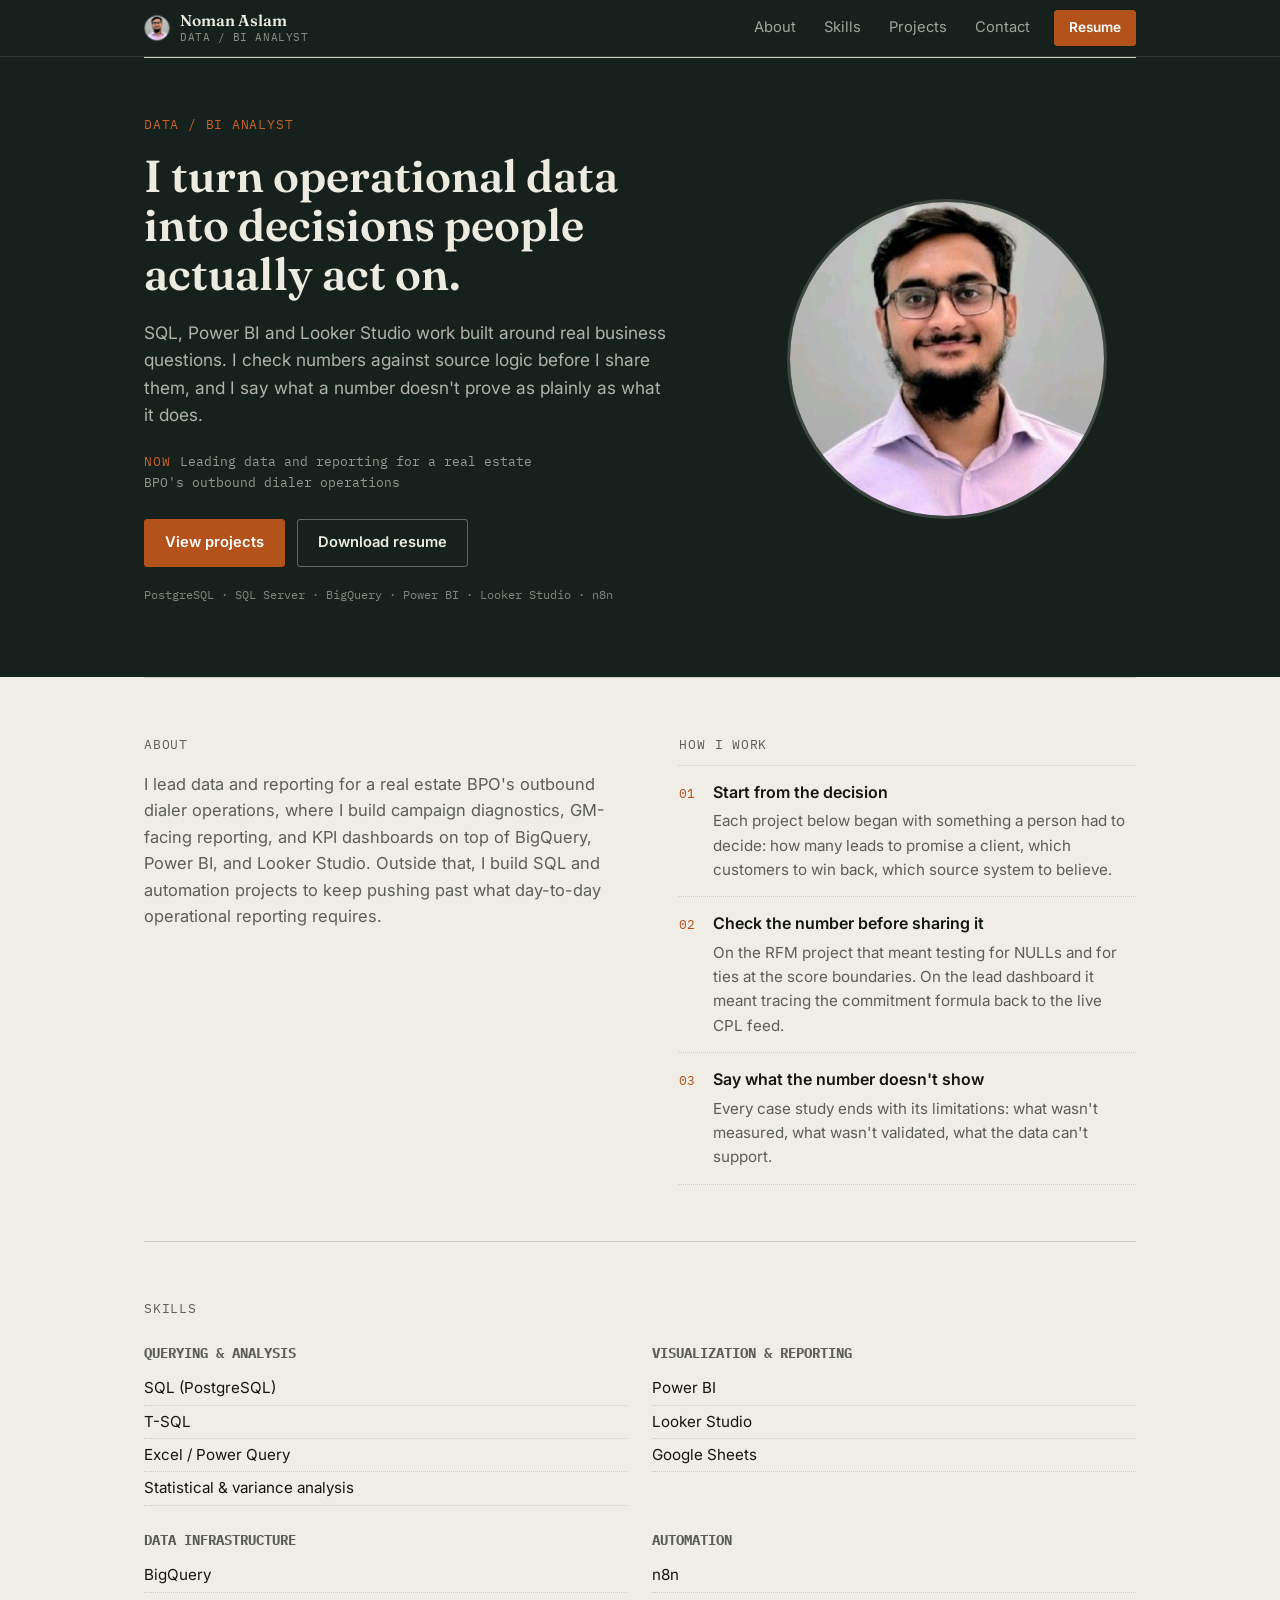
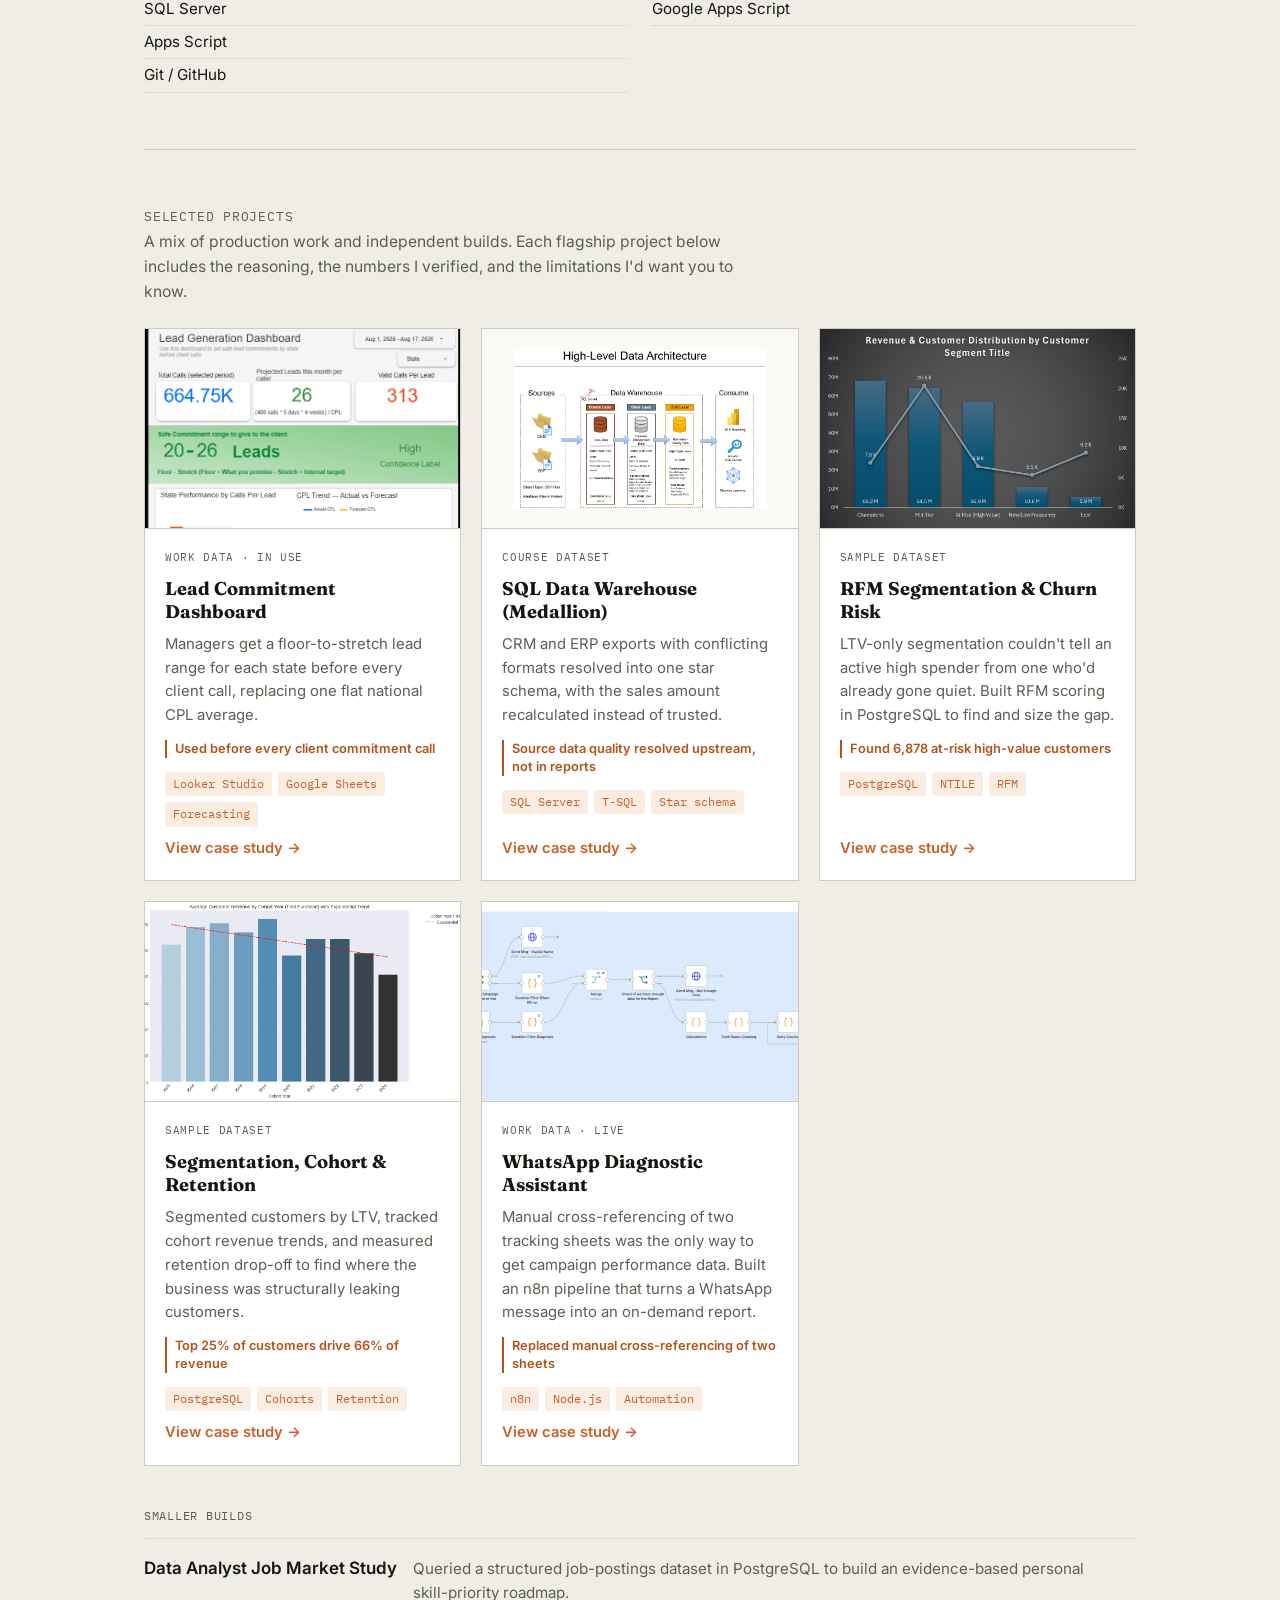
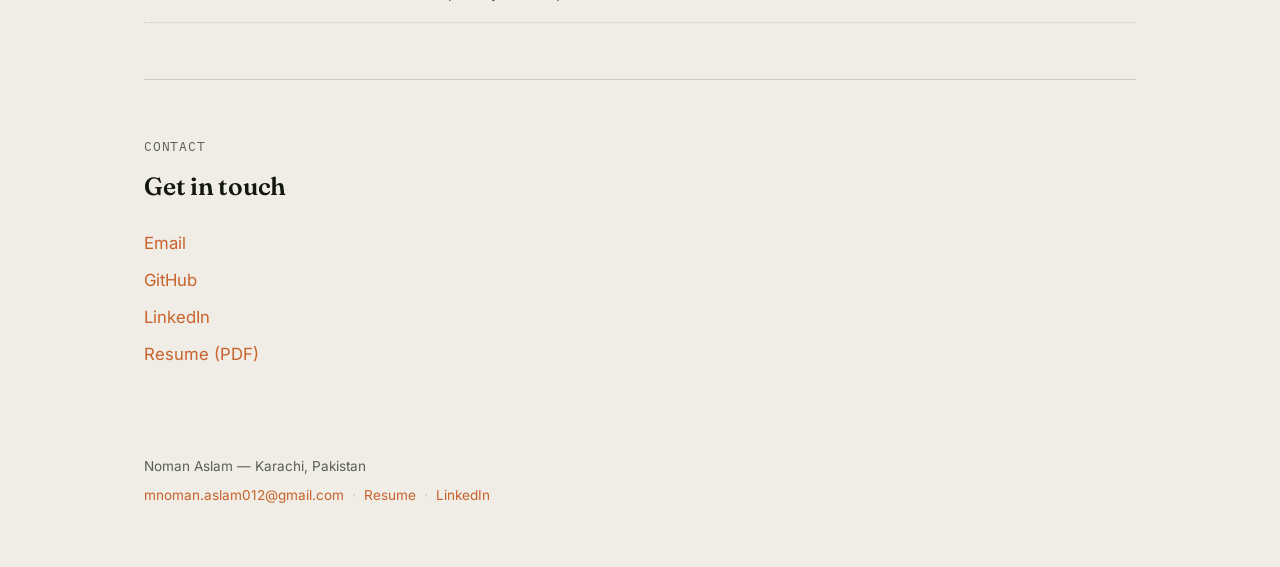
<file: index.html>
<!DOCTYPE html>
<html lang="en">
<head>
<meta charset="UTF-8">
<meta name="viewport" content="width=device-width, initial-scale=1.0, viewport-fit=cover">
<meta name="theme-color" content="#16211D" media="(prefers-color-scheme: dark)">
<meta name="theme-color" content="#EFEDE6" media="(prefers-color-scheme: light)">
<title>Noman Aslam &mdash; Data / BI Analyst</title>
<meta name="description" content="Data and BI analyst portfolio: SQL, Power BI, Looker Studio, automation.">
<link rel="preconnect" href="https://fonts.googleapis.com">
<link href="https://fonts.googleapis.com/css2?family=Fraunces:wght@500;600&family=Inter:wght@400;500;600&family=IBM+Plex+Mono:wght@400;500&display=swap" rel="stylesheet">
<link rel="stylesheet" href="style.css">
</head>
<body>

<!-- ===================== STICKY HEADER ===================== -->
<header class="site-header">
  <div class="wrap">
    <nav class="nav">
      <a class="nav-name" href="#top">
        <img class="nav-avatar" src="images/noman-portrait.jpg" alt="Noman Aslam">
        <span class="nav-name-block">
          <span class="nav-name-text">Noman Aslam</span>
          <span class="nav-name-role">Data / BI Analyst</span>
        </span>
      </a>
      <div class="nav-links">
        <a class="nav-opt" href="#about">About</a>
        <a class="nav-opt" href="#skills">Skills</a>
        <a href="#projects">Projects</a>
        <a class="nav-opt" href="#contact">Contact</a>
        <a class="btn btn-sm" href="resume.pdf" download data-resume>Resume</a>
      </div>
    </nav>
  </div>
</header>

<!-- ===================== HERO ===================== -->
<div class="hero-panel" id="top">
  <div class="wrap">
    <section class="hero">
      <div>
        <div class="hero-eyebrow">Data / BI Analyst</div>
        <h1>I turn operational data into decisions people actually act on.</h1>
        <p>
          SQL, Power BI and Looker Studio work built around real business questions.
          I check numbers against source logic before I share them, and I say what a
          number doesn't prove as plainly as what it does.
        </p>
        <div class="hero-now"><span>Now</span>Leading data and reporting for a real estate BPO's outbound dialer operations</div>
        <div class="hero-cta">
          <a class="btn" href="#projects">View projects</a>
          <a class="btn btn-ghost" href="resume.pdf" download data-resume>Download resume</a>
        </div>
        <div class="hero-stack">PostgreSQL &middot; SQL Server &middot; BigQuery &middot; Power BI &middot; Looker Studio &middot; n8n</div>
      </div>

      <div class="hero-portrait">
        <img src="images/noman-portrait.jpg" alt="Noman Aslam, Data and BI Analyst">
      </div>
    </section>
  </div>
</div>

<!-- ===================== ABOUT + HOW I WORK ===================== -->
<div class="wrap">
  <section id="about" class="about">
    <div class="about-grid">
      <div>
        <div class="section-label">About</div>
        <p>
          I lead data and reporting for a real estate BPO's outbound dialer operations,
          where I build campaign diagnostics, GM-facing reporting, and KPI dashboards
          on top of BigQuery, Power BI, and Looker Studio. Outside that, I build SQL
          and automation projects to keep pushing past what day-to-day operational
          reporting requires.
        </p>
      </div>
      <div>
        <div class="section-label">How I work</div>
        <ul class="how-list">
          <li>
            <span class="how-num">01</span>
            <div>
              <h4>Start from the decision</h4>
              <p>Each project below began with something a person had to decide: how many leads to promise a client, which customers to win back, which source system to believe.</p>
            </div>
          </li>
          <li>
            <span class="how-num">02</span>
            <div>
              <h4>Check the number before sharing it</h4>
              <p>On the RFM project that meant testing for NULLs and for ties at the score boundaries. On the lead dashboard it meant tracing the commitment formula back to the live CPL feed.</p>
            </div>
          </li>
          <li>
            <span class="how-num">03</span>
            <div>
              <h4>Say what the number doesn't show</h4>
              <p>Every case study ends with its limitations: what wasn't measured, what wasn't validated, what the data can't support.</p>
            </div>
          </li>
        </ul>
      </div>
    </div>
  </section>
</div>

<!-- ===================== SKILLS ===================== -->
<div class="wrap">
  <section id="skills">
    <div class="section-label">Skills</div>
    <div class="section-title"></div>
    <div class="skills-groups">
      <div class="skill-group">
        <h4>Querying &amp; Analysis</h4>
        <ul>
          <li>SQL (PostgreSQL)</li>
          <li>T-SQL</li>
          <li>Excel / Power Query</li>
          <li>Statistical &amp; variance analysis</li>
        </ul>
      </div>
      <div class="skill-group">
        <h4>Visualization &amp; Reporting</h4>
        <ul>
          <li>Power BI</li>
          <li>Looker Studio</li>
          <li>Google Sheets</li>
        </ul>
      </div>
      <div class="skill-group">
        <h4>Data Infrastructure</h4>
        <ul>
          <li>BigQuery</li>
          <li>SQL Server</li>
          <li>Apps Script</li>
          <li>Git / GitHub</li>
        </ul>
      </div>
      <div class="skill-group">
        <h4>Automation</h4>
        <ul>
          <li>n8n</li>
          <li>Google Apps Script</li>
        </ul>
      </div>
    </div>
  </section>
</div>

<!-- ===================== PROJECTS ===================== -->
<div class="wrap">
  <section id="projects">
    <div class="section-label">Selected projects</div>
    <p class="projects-intro">A mix of production work and independent builds. Each flagship project below includes the reasoning, the numbers I verified, and the limitations I'd want you to know.</p>

    <div class="flagship-grid">

      <div class="flagship-card">
        <img class="card-thumb" src="projects/lead-commitment/images/lead-commitment-dashboard.png" alt="Lead commitment dashboard with a floor-to-stretch lead range and a state CPL table" loading="lazy">
        <div class="flagship-body">
          <div class="card-meta">Work data &middot; in use</div>
          <h3>Lead Commitment Dashboard</h3>
          <p>Managers get a floor-to-stretch lead range for each state before every client call, replacing one flat national CPL average.</p>
          <div class="card-outcome">Used before every client commitment call</div>
          <div class="tags">
            <span class="tag">Looker Studio</span>
            <span class="tag">Google Sheets</span>
            <span class="tag">Forecasting</span>
          </div>
          <a class="card-link" href="projects/lead-commitment/">View case study &rarr;</a>
        </div>
      </div>

      <div class="flagship-card">
        <img class="card-thumb contain" src="projects/data-warehouse/images/data_architecture.drawio.png" alt="Bronze, Silver and Gold warehouse architecture diagram" loading="lazy">
        <div class="flagship-body">
          <div class="card-meta">Course dataset</div>
          <h3>SQL Data Warehouse (Medallion)</h3>
          <p>CRM and ERP exports with conflicting formats resolved into one star schema, with the sales amount recalculated instead of trusted.</p>
          <div class="card-outcome">Source data quality resolved upstream, not in reports</div>
          <div class="tags">
            <span class="tag">SQL Server</span>
            <span class="tag">T-SQL</span>
            <span class="tag">Star schema</span>
          </div>
          <a class="card-link" href="projects/data-warehouse/index.html">View case study &rarr;</a>
        </div>
      </div>

      <div class="flagship-card">
        <img class="card-thumb" src="projects/rfm-segmentation/images/4_rfm_segmentation.png" alt="RFM segmentation scatter plot showing customer value vs. recency" loading="lazy">
        <div class="flagship-body">
          <div class="card-meta">Sample dataset</div>
          <h3>RFM Segmentation &amp; Churn Risk</h3>
          <p>LTV-only segmentation couldn't tell an active high spender from one who'd already gone quiet. Built RFM scoring in PostgreSQL to find and size the gap.</p>
          <div class="card-outcome">Found 6,878 at-risk high-value customers</div>
          <div class="tags">
            <span class="tag">PostgreSQL</span>
            <span class="tag">NTILE</span>
            <span class="tag">RFM</span>
          </div>
          <a class="card-link" href="projects/rfm-segmentation/">View case study &rarr;</a>
        </div>
      </div>

      <div class="flagship-card">
        <img class="card-thumb" src="projects/customer-segmentation/images/2_cohort_analysis.png" alt="Customer cohort retention analysis chart" loading="lazy">
        <div class="flagship-body">
          <div class="card-meta">Sample dataset</div>
          <h3>Segmentation, Cohort &amp; Retention</h3>
          <p>Segmented customers by LTV, tracked cohort revenue trends, and measured retention drop-off to find where the business was structurally leaking customers.</p>
          <div class="card-outcome">Top 25% of customers drive 66% of revenue</div>
          <div class="tags">
            <span class="tag">PostgreSQL</span>
            <span class="tag">Cohorts</span>
            <span class="tag">Retention</span>
          </div>
          <a class="card-link" href="projects/customer-segmentation/">View case study &rarr;</a>
        </div>
      </div>

      <div class="flagship-card">
        <img class="card-thumb" src="projects/whatsapp-assistant/images/whatsapp-assistant.png" alt="WhatsApp diagnostic assistant returning a formatted campaign performance report" loading="lazy">
        <div class="flagship-body">
          <div class="card-meta">Work data &middot; live</div>
          <h3>WhatsApp Diagnostic Assistant</h3>
          <p>Manual cross-referencing of two tracking sheets was the only way to get campaign performance data. Built an n8n pipeline that turns a WhatsApp message into an on-demand report.</p>
          <div class="card-outcome">Replaced manual cross-referencing of two sheets</div>
          <div class="tags">
            <span class="tag">n8n</span>
            <span class="tag">Node.js</span>
            <span class="tag">Automation</span>
          </div>
          <a class="card-link" href="projects/whatsapp-assistant/">View case study &rarr;</a>
        </div>
      </div>

    </div>

    <div class="tier-label">Smaller builds</div>
    <div class="other-projects">
      <div class="other-project-row">
        <div class="other-project-name">Data Analyst Job Market Study</div>
        <div class="other-project-desc">Queried a structured job-postings dataset in PostgreSQL to build an evidence-based personal skill-priority roadmap.</div>
        <div class="other-project-link"></div>
      </div>
    </div>

  </section>
</div>

<!-- ===================== CONTACT ===================== -->
<div class="wrap">
  <section id="contact">
    <div class="section-label">Contact</div>
    <div class="section-title">Get in touch</div>
    <div class="contact-links">
      <a href="mailto:mnoman.aslam012@gmail.com">Email</a>
      <a href="https://github.com/NomanAslam12">GitHub</a>
      <a href="https://www.linkedin.com/in/muhammad-noman-aslam-30125b125">LinkedIn</a>
      <a href="resume.pdf" download data-resume>Resume (PDF)</a>
    </div>
  </section>

  <footer>
    <div class="footer-line">Noman Aslam &mdash; Karachi, Pakistan</div>
    <div class="footer-cta">
      <a href="mailto:mnoman.aslam012@gmail.com">mnoman.aslam012@gmail.com</a>
      <span class="footer-sep">&middot;</span>
      <a href="resume.pdf" download data-resume>Resume</a>
      <span class="footer-sep">&middot;</span>
      <a href="https://www.linkedin.com/in/muhammad-noman-aslam-30125b125">LinkedIn</a>
    </div>
  </footer>
</div>

<script>
  // Hide resume links until resume.pdf is actually in the repo, so nobody hits a 404.
  document.querySelectorAll('[data-resume]').forEach(function (a) {
    fetch(a.getAttribute('href'), { method: 'HEAD' })
      .then(function (r) { if (!r.ok) a.style.display = 'none'; })
      .catch(function () { a.style.display = 'none'; });
  });
</script>

</body>
</html>
</file>
<file: style.css>
/* =====================================================
   DESIGN TOKENS
   ===================================================== */
:root {
  --paper: #EFEDE6;
  --ink-panel: #16211D;
  --ink-panel-text: #EDEAE0;
  --ink: #14170F;
  --ink-soft: #5B5F52;
  --line: #CFCBBD;
  --accent: #C9622A;
  --accent-strong: #B4521C;
  --accent-soft: #FBEDE2;
  --flag: #8A3A16;

  --font-display: 'Fraunces', Georgia, serif;
  --font-body: 'Inter', -apple-system, sans-serif;
  --font-mono: 'IBM Plex Mono', ui-monospace, monospace;

  --max-width: 1040px;
}

* { box-sizing: border-box; }

html {
  scroll-behavior: smooth;
  scroll-padding-top: 72px;
}

body {
  margin: 0;
  background: var(--paper);
  color: var(--ink);
  font-family: var(--font-body);
  font-size: 17px;
  line-height: 1.6;
  -webkit-font-smoothing: antialiased;
}

a { color: var(--accent); text-decoration: none; }
a:hover { text-decoration: underline; }
a:focus-visible, button:focus-visible {
  outline: 2px solid var(--accent);
  outline-offset: 2px;
}

.wrap {
  max-width: var(--max-width);
  margin: 0 auto;
  padding: 0 24px;
}

/* =====================================================
   STICKY HEADER
   ===================================================== */
.site-header {
  position: sticky;
  top: 0;
  z-index: 50;
  background: var(--ink-panel);
  color: var(--ink-panel-text);
  border-bottom: 1px solid rgba(237,234,224,0.12);
  padding-top: env(safe-area-inset-top, 0px);
}

.nav {
  display: flex;
  justify-content: space-between;
  align-items: center;
  padding: 10px 0;
}

.nav-name {
  display: flex;
  align-items: center;
  gap: 10px;
  color: var(--ink-panel-text);
  text-decoration: none;
}
.nav-name:hover { text-decoration: none; }

.nav-avatar {
  width: 26px;
  height: 26px;
  border-radius: 50%;
  object-fit: cover;
  border: 1.5px solid rgba(237,234,224,0.35);
  display: block;
  flex-shrink: 0;
}

.nav-name-block {
  display: flex;
  flex-direction: column;
  line-height: 1.15;
}
.nav-name-text {
  font-family: var(--font-display);
  font-weight: 600;
  font-size: 0.98rem;
  color: var(--ink-panel-text);
}
.nav-name-role {
  font-family: var(--font-mono);
  font-size: 0.68rem;
  color: rgba(237,234,224,0.55);
  text-transform: uppercase;
  letter-spacing: 0.05em;
  margin-top: 1px;
}

.nav-links {
  display: flex;
  align-items: center;
}
.nav-links a {
  color: rgba(237,234,224,0.65);
  margin-left: 28px;
  font-size: 0.92rem;
}
.nav-links a:hover { color: var(--ink-panel-text); text-decoration: none; }

/* =====================================================
   BUTTONS
   ===================================================== */
.btn {
  display: inline-block;
  background: var(--accent-strong);
  color: #fff;
  font-weight: 600;
  font-size: 0.92rem;
  padding: 11px 20px;
  border: 1px solid var(--accent-strong);
  border-radius: 3px;
  text-decoration: none;
}
.btn:hover { text-decoration: none; filter: brightness(1.1); }

.btn-ghost {
  background: transparent;
  color: var(--ink-panel-text);
  border-color: rgba(237,234,224,0.35);
}

.nav-links a.btn-sm {
  margin-left: 24px;
  padding: 6px 14px;
  font-size: 0.85rem;
  color: #fff;
}

/* =====================================================
   HERO
   ===================================================== */
.hero-panel {
  background: var(--ink-panel);
  color: var(--ink-panel-text);
}

.hero {
  display: grid;
  grid-template-columns: 1.5fr 1fr;
  gap: 48px;
  align-items: center;
  padding: 56px 0 72px;
}
@media (max-width: 720px) {
  .hero { grid-template-columns: 1fr; gap: 32px; }
}

.hero-eyebrow {
  font-family: var(--font-mono);
  font-size: 0.82rem;
  color: var(--accent);
  letter-spacing: 0.06em;
  text-transform: uppercase;
  margin-bottom: 16px;
}

.hero h1 {
  font-family: var(--font-display);
  font-weight: 600;
  font-size: clamp(2.1rem, 3.6vw, 2.8rem);
  line-height: 1.1;
  margin: 0 0 20px;
  color: var(--ink-panel-text);
}

.hero p {
  font-size: 1.08rem;
  color: rgba(237,234,224,0.72);
  max-width: 48ch;
  margin: 0;
}

.hero-now {
  font-family: var(--font-mono);
  font-size: 0.82rem;
  color: rgba(237,234,224,0.6);
  margin-top: 22px;
  max-width: 52ch;
}
.hero-now span {
  color: var(--accent);
  text-transform: uppercase;
  letter-spacing: 0.06em;
  margin-right: 10px;
}

.hero-cta {
  display: flex;
  flex-wrap: wrap;
  gap: 12px;
  margin-top: 26px;
}

.hero-stack {
  font-family: var(--font-mono);
  font-size: 0.78rem;
  color: rgba(237,234,224,0.5);
  margin-top: 18px;
}

/* ---------- PORTRAIT ---------- */
.hero-portrait {
  display: flex;
  justify-content: center;
  align-items: center;
}
.hero-portrait img {
  width: 100%;
  max-width: 320px;
  aspect-ratio: 1 / 1;
  object-fit: cover;
  border-radius: 50%;
  border: 3px solid rgba(237,234,224,0.18);
  display: block;
}
@media (max-width: 720px) {
  .hero-portrait img { max-width: 200px; margin: 0 auto; }
}

/* =====================================================
   SECTIONS
   ===================================================== */
section {
  padding: 56px 0;
  border-top: 1px solid var(--line);
}

.section-label {
  font-family: var(--font-mono);
  font-size: 0.82rem;
  color: var(--ink-soft);
  text-transform: uppercase;
  letter-spacing: 0.06em;
  margin-bottom: 10px;
}

.section-title {
  font-family: var(--font-display);
  font-size: 1.55rem;
  font-weight: 600;
  letter-spacing: -0.01em;
  margin: 0 0 24px;
}

/* =====================================================
   ABOUT + HOW I WORK
   ===================================================== */
.about p {
  max-width: 62ch;
  color: var(--ink-soft);
  font-size: 1.03rem;
}

.about-grid {
  display: grid;
  grid-template-columns: 1.05fr 1fr;
  gap: 56px;
}
@media (max-width: 720px) {
  .about-grid { grid-template-columns: 1fr; gap: 36px; }
}

.how-list {
  list-style: none;
  margin: 0;
  padding: 0;
}
.how-list li {
  display: grid;
  grid-template-columns: 34px 1fr;
  padding: 14px 0;
  border-bottom: 1px dotted var(--line);
}
.how-list li:first-child { border-top: 1px dotted var(--line); }
.how-num {
  font-family: var(--font-mono);
  font-size: 0.82rem;
  color: var(--accent-strong);
  padding-top: 3px;
}
.how-list h4 {
  margin: 0 0 4px;
  font-size: 1rem;
  font-weight: 600;
}
.how-list p {
  margin: 0;
  max-width: none;
  color: var(--ink-soft);
  font-size: 0.95rem;
}

/* =====================================================
   SKILLS
   ===================================================== */
.skills-groups {
  display: grid;
  grid-template-columns: 1fr 1fr;
  gap: 24px;
}
@media (max-width: 640px) {
  .skills-groups { grid-template-columns: 1fr; }
}
.skill-group h4 {
  font-family: var(--font-mono);
  font-size: 0.85rem;
  text-transform: uppercase;
  color: var(--ink-soft);
  margin: 0 0 8px;
}
.skill-group ul {
  margin: 0;
  padding: 0;
  list-style: none;
}
.skill-group li {
  padding: 4px 0;
  border-bottom: 1px dotted var(--line);
  font-size: 0.95rem;
}

/* =====================================================
   PROJECTS — INTRO
   ===================================================== */
.projects-intro {
  max-width: 62ch;
  color: var(--ink-soft);
  font-size: 0.98rem;
  margin: -8px 0 24px;
}

/* =====================================================
   FLAGSHIP GRID — 3 columns
   ===================================================== */
.flagship-grid {
  display: grid;
  grid-template-columns: repeat(3, 1fr);
  gap: 20px;
}
@media (max-width: 960px) {
  .flagship-grid { grid-template-columns: repeat(2, 1fr); }
}
@media (max-width: 640px) {
  .flagship-grid { grid-template-columns: 1fr; }
}

.flagship-card {
  border: 1px solid var(--line);
  background: #fff;
  display: flex;
  flex-direction: column;
  min-height: 520px;
}

.card-thumb {
  width: 100%;
  height: 200px;
  object-fit: cover;
  object-position: top;
  display: block;
  border-bottom: 1px solid var(--line);
  background: #fff;
}
.card-thumb.contain {
  object-fit: contain;
  padding: 20px;
  background: #FAFAF7;
}

.flagship-body {
  padding: 20px;
  display: flex;
  flex-direction: column;
  gap: 10px;
  flex: 1;
}
.flagship-body h3 {
  font-family: var(--font-display);
  font-size: 1.15rem;
  line-height: 1.25;
  margin: 0;
}
.flagship-body p {
  margin: 0;
  color: var(--ink-soft);
  font-size: 0.93rem;
}

.card-meta {
  font-family: var(--font-mono);
  font-size: 0.7rem;
  color: var(--ink-soft);
  text-transform: uppercase;
  letter-spacing: 0.06em;
}

.card-outcome {
  font-size: 0.8rem;
  color: var(--accent-strong);
  font-weight: 600;
  border-left: 2px solid var(--accent-strong);
  padding-left: 8px;
  margin-top: 2px;
  line-height: 1.4;
}

/* =====================================================
   TAGS + CARD LINKS
   ===================================================== */
.tags {
  display: flex;
  flex-wrap: wrap;
  gap: 6px;
  margin-top: 4px;
}
.tag {
  font-family: var(--font-mono);
  font-size: 0.72rem;
  background: var(--accent-soft);
  color: var(--accent);
  padding: 3px 8px;
  border-radius: 3px;
}
.card-link {
  margin-top: auto;
  font-weight: 600;
  font-size: 0.92rem;
}

/* =====================================================
   SMALLER BUILDS
   ===================================================== */
.tier-label {
  font-family: var(--font-mono);
  font-size: 0.78rem;
  color: var(--ink-soft);
  text-transform: uppercase;
  letter-spacing: 0.06em;
  margin: 40px 0 12px;
}

.other-projects { margin-top: 0; }

.other-project-row {
  display: flex;
  justify-content: space-between;
  align-items: baseline;
  gap: 16px;
  padding: 16px 0;
  border-bottom: 1px dotted var(--line);
}
.other-project-row:first-child { border-top: 1px dotted var(--line); }

.other-project-name {
  font-weight: 600;
  flex: 0 0 auto;
  min-width: 200px;
}
.other-project-desc {
  color: var(--ink-soft);
  font-size: 0.95rem;
  flex: 1 1 auto;
}
.other-project-link {
  flex: 0 0 auto;
  font-size: 0.9rem;
  white-space: nowrap;
}

@media (max-width: 640px) {
  .other-project-row { flex-direction: column; gap: 4px; }
  .other-project-name { min-width: 0; }
}

/* =====================================================
   CONTACT
   ===================================================== */
.contact-links {
  display: flex;
  flex-direction: column;
  gap: 10px;
  font-size: 1.05rem;
}

/* =====================================================
   FOOTER
   ===================================================== */
footer {
  padding: 32px 0 60px;
  color: var(--ink-soft);
  font-size: 0.85rem;
}
.footer-line { margin-bottom: 8px; }
.footer-cta {
  display: flex;
  flex-wrap: wrap;
  gap: 8px;
  align-items: center;
}
.footer-sep { color: var(--line); }

/* =====================================================
   CASE STUDY PAGE
   ===================================================== */
.case-header { padding: 56px 0 32px; }

.back-link {
  font-family: var(--font-mono);
  font-size: 0.85rem;
}

.case-header h1 {
  font-family: var(--font-display);
  font-size: clamp(1.8rem, 4vw, 2.4rem);
  margin: 18px 0 8px;
}

.case-body h2 {
  font-family: var(--font-display);
  font-size: 1.35rem;
  margin: 40px 0 14px;
}
.case-body p, .case-body li {
  color: var(--ink-soft);
  font-size: 1.02rem;
}
.case-body img {
  width: 100%;
  height: auto;
  display: block;
  border: 1px solid var(--line);
  margin: 20px 0;
}
.case-body table {
  width: 100%;
  border-collapse: collapse;
  margin: 16px 0;
  font-size: 0.92rem;
}
.case-body th, .case-body td {
  text-align: left;
  padding: 8px 10px;
  border-bottom: 1px solid var(--line);
  font-family: var(--font-mono);
}
.case-body th {
  color: var(--ink-soft);
  font-weight: 600;
}

.flag-note {
  border-left: 3px solid var(--flag);
  background: #FBF1EA;
  padding: 12px 16px;
  font-size: 0.92rem;
  color: var(--ink);
  margin: 20px 0;
}

/* =====================================================
   RESPONSIVE — MOBILE NAV
   ===================================================== */
@media (max-width: 640px) {
  .nav-links a.nav-opt { display: none; }
  .nav-links a { margin-left: 18px; }
  .nav-links a.btn-sm { margin-left: 18px; }
}
</file>
